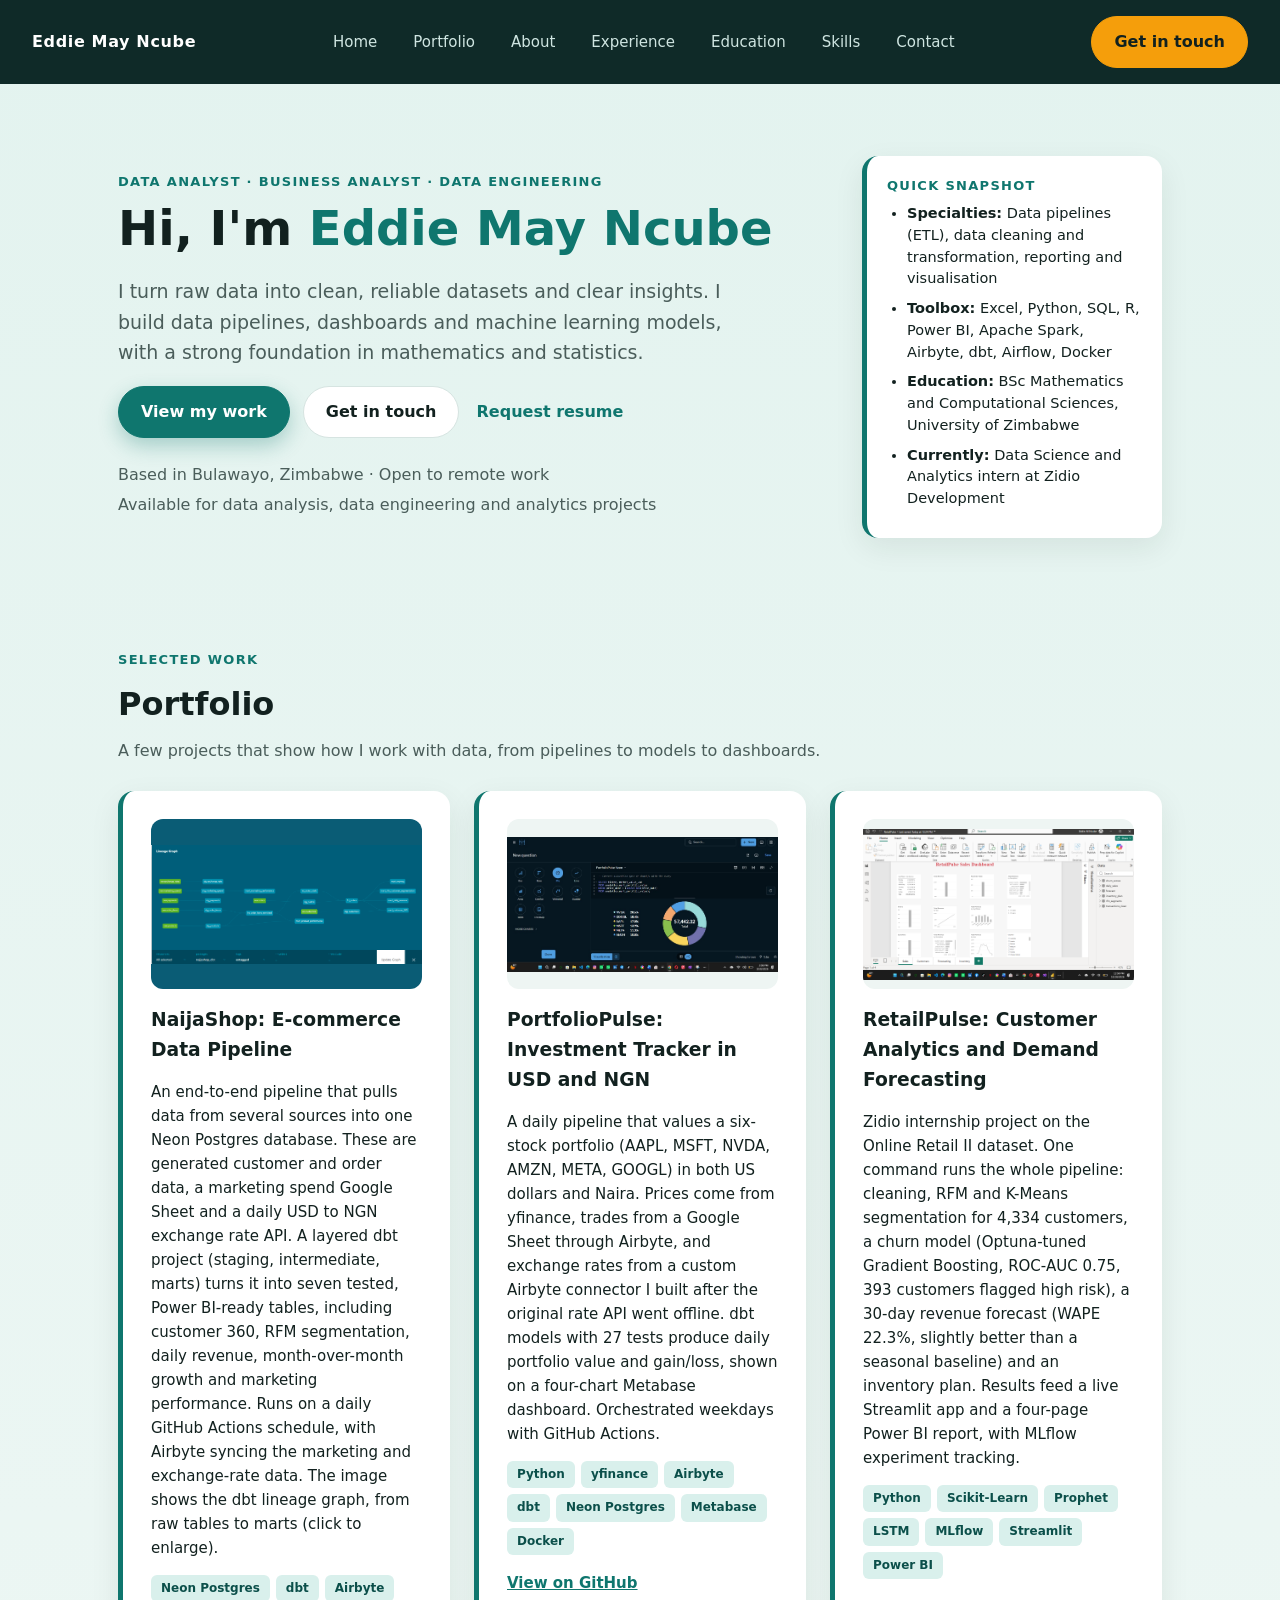
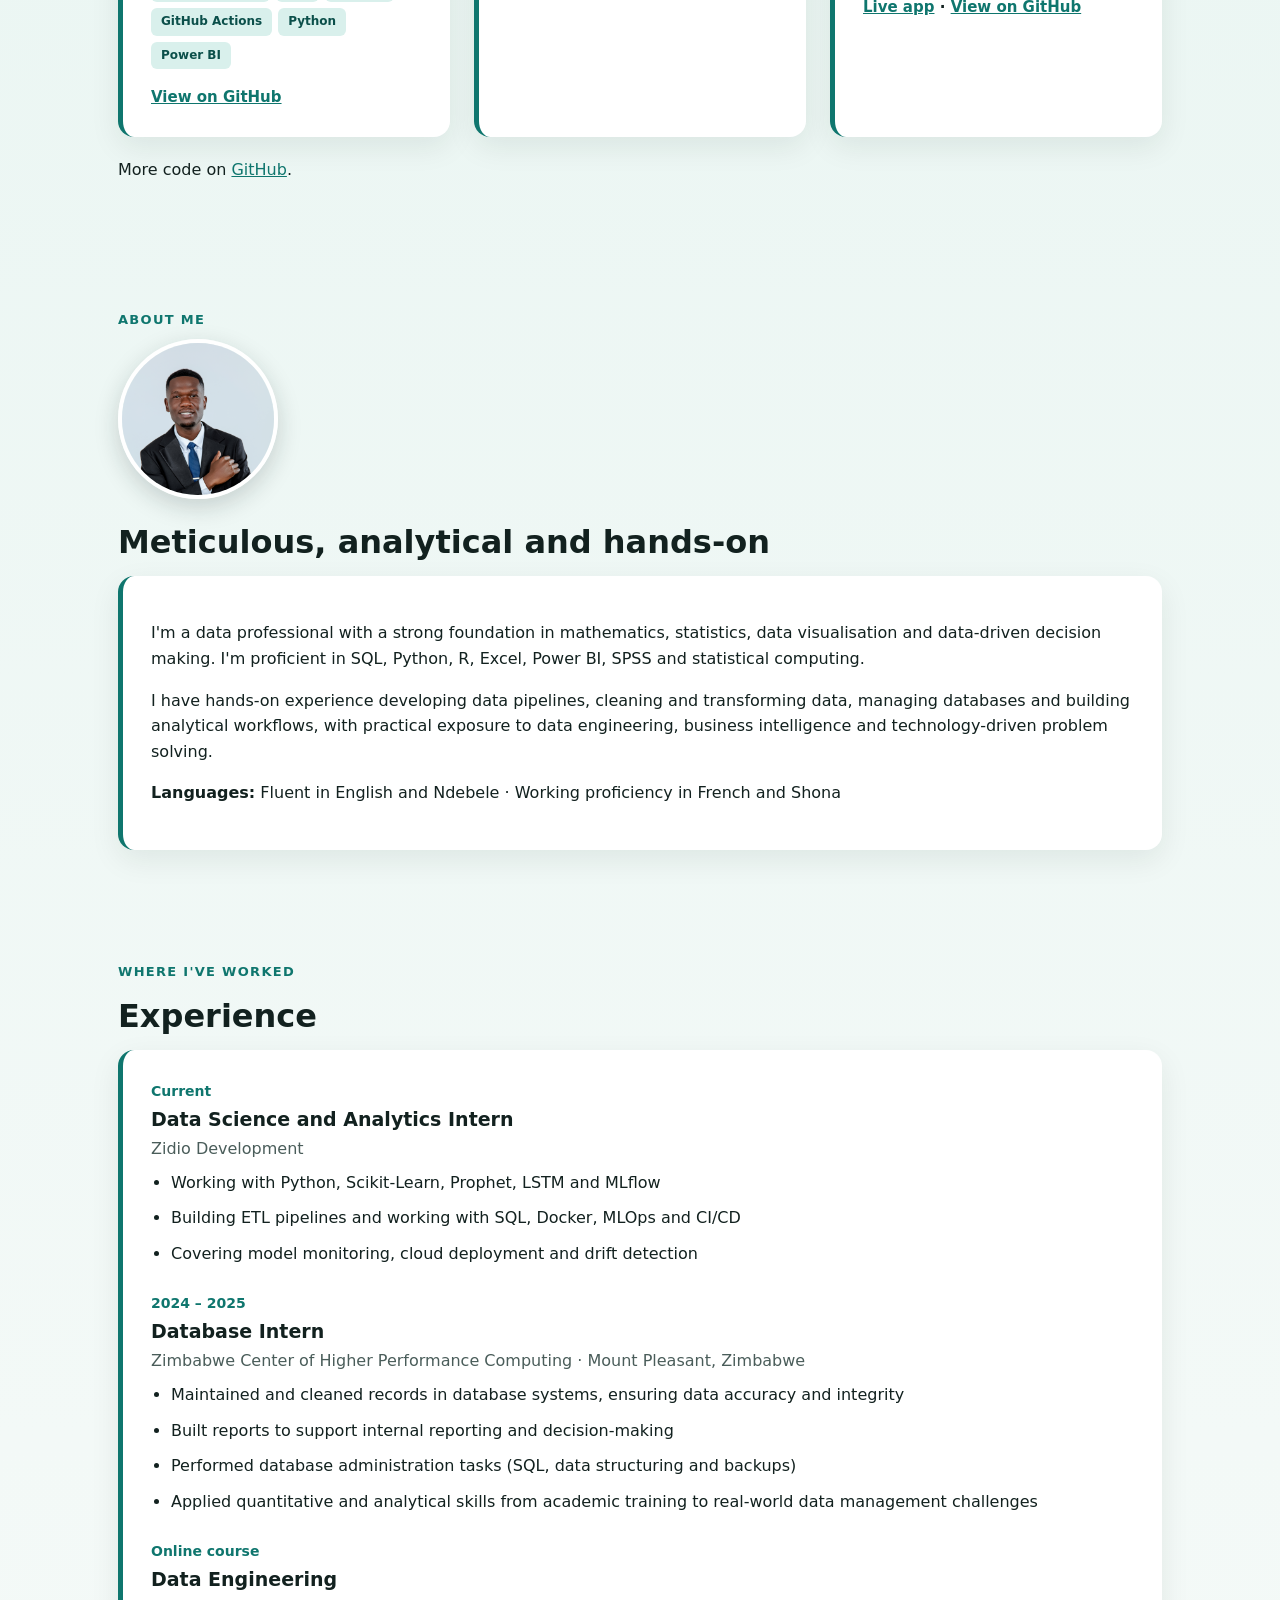
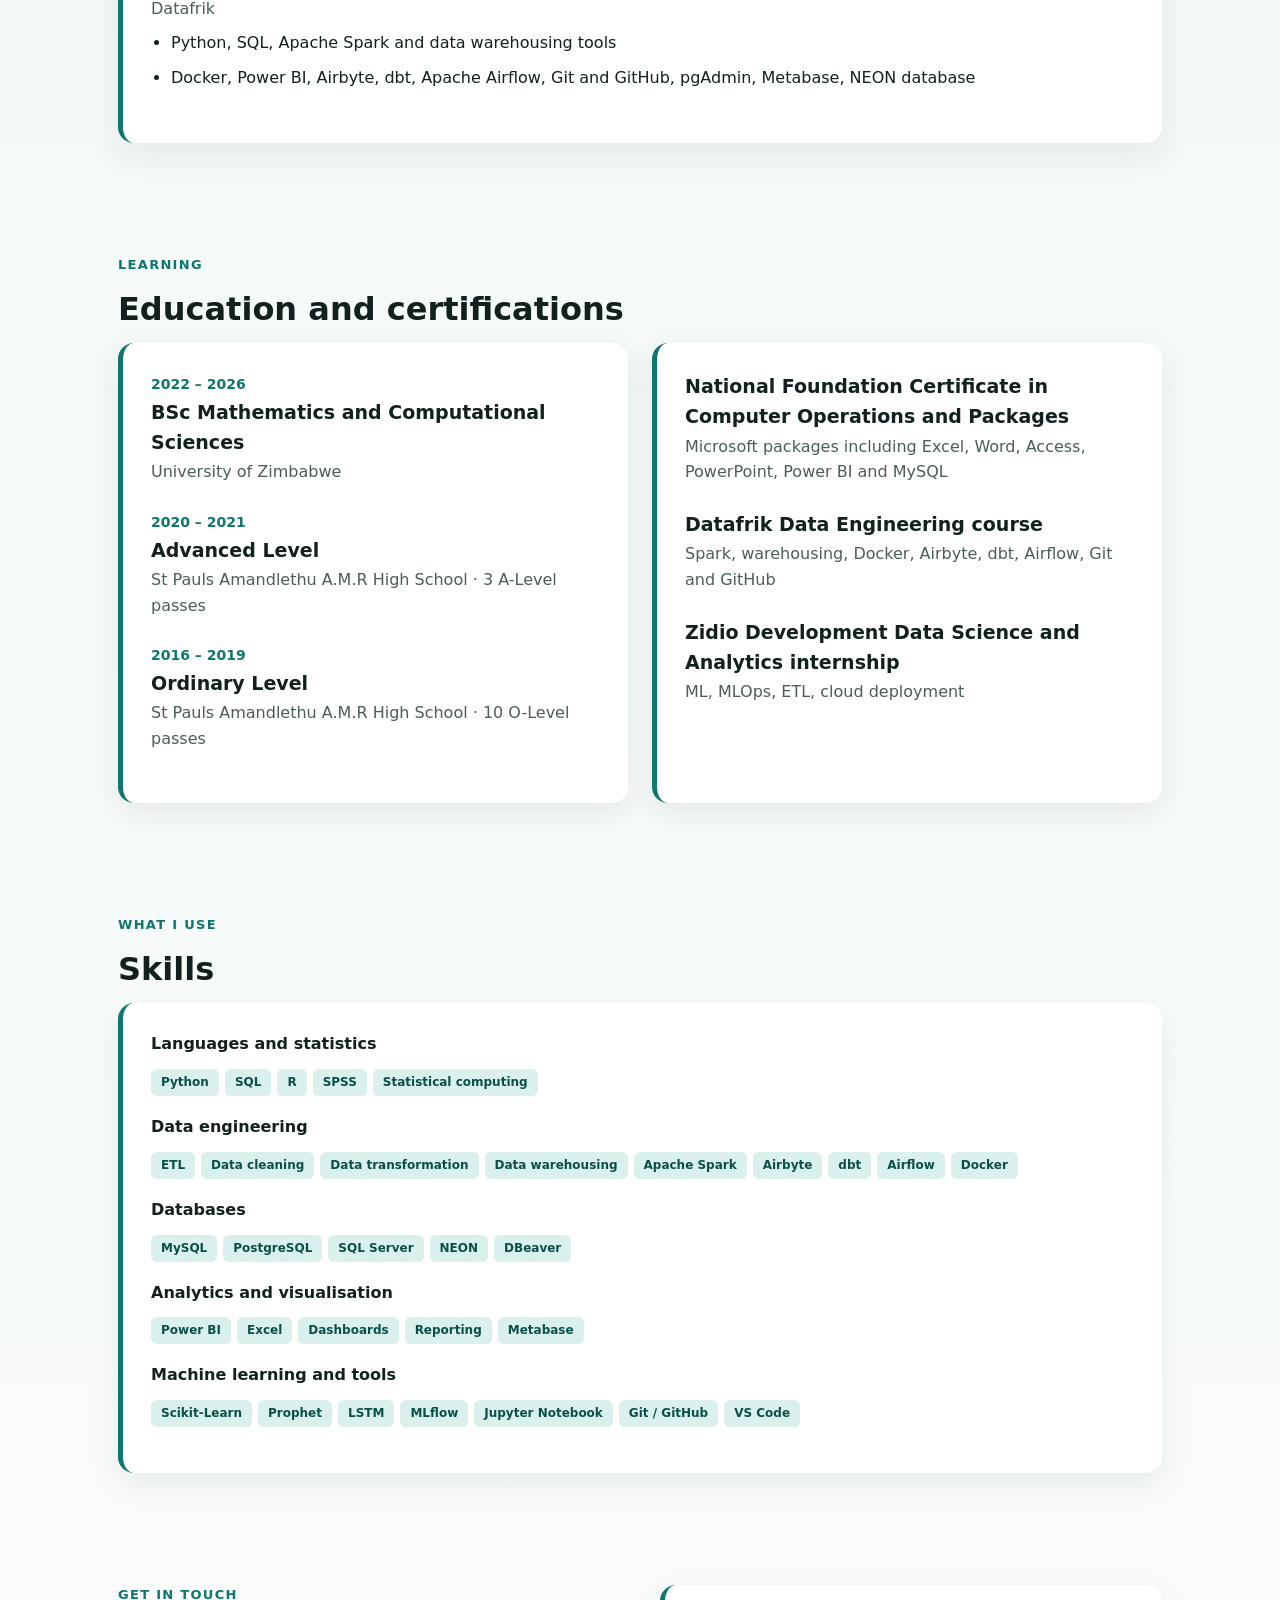
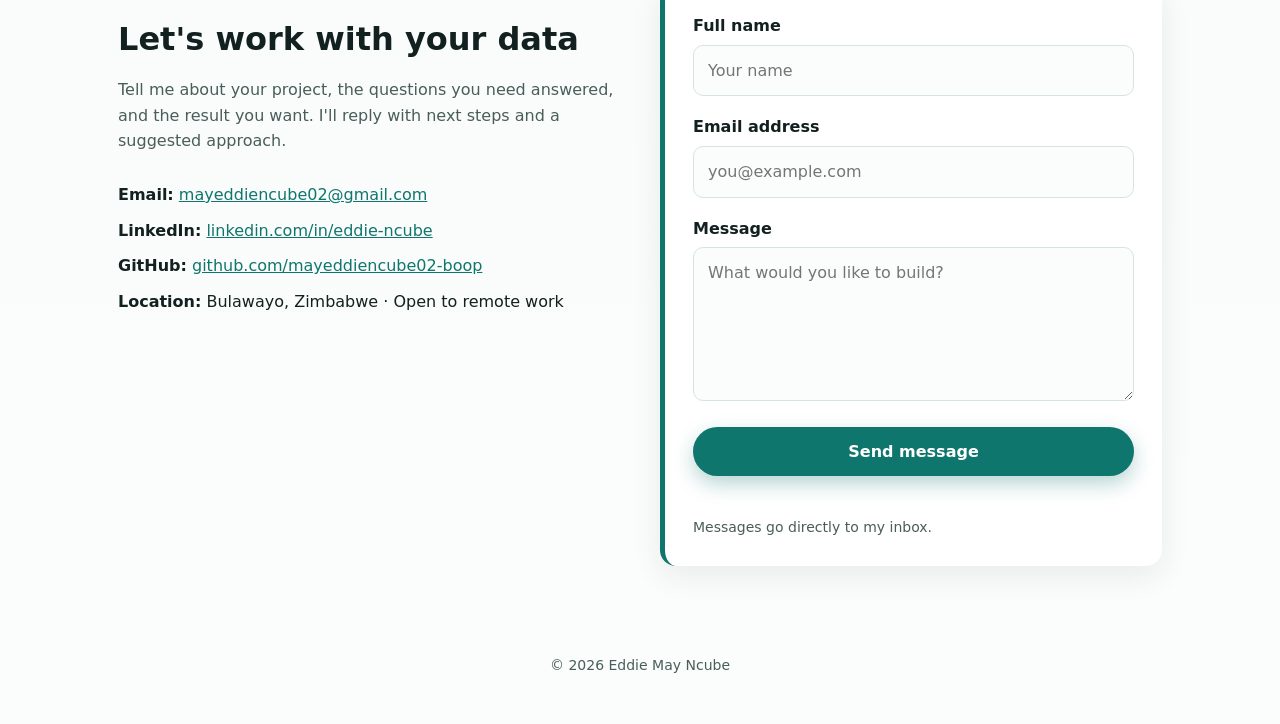
<file: index.html>
<!DOCTYPE html>
<html lang="en">
<head>
  <meta charset="UTF-8">
  <meta name="viewport" content="width=device-width, initial-scale=1">
  <title>Eddie May Ncube | Data &amp; Technology Professional</title>
  <meta name="description" content="Portfolio of Eddie May Ncube: data analyst, business analyst and aspiring data engineer building data pipelines, dashboards and ML models.">
  <link rel="stylesheet" href="styles.css">
</head>
<body>

  <header class="nav">
    <span class="brand">Eddie May Ncube</span>
    <nav>
      <a href="#home">Home</a>
      <a href="#portfolio">Portfolio</a>
      <a href="#about">About</a>
      <a href="#experience">Experience</a>
      <a href="#education">Education</a>
      <a href="#skills">Skills</a>
      <a href="#contact">Contact</a>
    </nav>
    <a class="btn" href="#contact">Get in touch</a>
  </header>

  <!-- HOME -->
  <section id="home" class="hero">
    <div>
      <p class="eyebrow">Data Analyst · Business Analyst · Data Engineering</p>
      <h1>Hi, I'm <span>Eddie May Ncube</span></h1>
      <p class="pitch">
        I turn raw data into clean, reliable datasets and clear insights. I build data pipelines,
        dashboards and machine learning models, with a strong foundation in mathematics and statistics.
      </p>
      <p>
        <a class="btn primary" href="#portfolio">View my work</a>
        <a class="btn" href="#contact">Get in touch</a>
        <a class="btn link" id="request-resume" href="#contact">Request resume</a>
      </p>
      <p class="meta">Based in Bulawayo, Zimbabwe · Open to remote work</p>
      <p class="meta">Available for data analysis, data engineering and analytics projects</p>
    </div>

    <aside class="card">
      <p class="eyebrow">Quick snapshot</p>
      <ul>
        <li><strong>Specialties:</strong> Data pipelines (ETL), data cleaning and transformation, reporting and visualisation</li>
        <li><strong>Toolbox:</strong> Excel, Python, SQL, R, Power BI, Apache Spark, Airbyte, dbt, Airflow, Docker</li>
        <li><strong>Education:</strong> BSc Mathematics and Computational Sciences, University of Zimbabwe</li>
        <li><strong>Currently:</strong> Data Science and Analytics intern at Zidio Development</li>
      </ul>
    </aside>
  </section>

  <!-- PORTFOLIO -->
  <section id="portfolio">
    <p class="eyebrow">Selected work</p>
    <h2>Portfolio</h2>
    <p class="lead">A few projects that show how I work with data, from pipelines to models to dashboards.</p>

    <div class="grid">

      <article class="card project">
        <div class="shot diagram"><a href="naijashop.png" target="_blank" rel="noopener" title="Click to view full size"><img src="naijashop.png" alt="NaijaShop dbt lineage graph: raw tables flowing through staging and intermediate models into seven marts"></a></div>
        <h3>NaijaShop: E-commerce Data Pipeline</h3>
        <p>An end-to-end pipeline that pulls data from several sources into one Neon Postgres database. These are generated customer and order data, a marketing spend Google Sheet and a daily USD to NGN exchange rate API. A layered dbt project (staging, intermediate, marts) turns it into seven tested, Power BI-ready tables, including customer 360, RFM segmentation, daily revenue, month-over-month growth and marketing performance. Runs on a daily GitHub Actions schedule, with Airbyte syncing the marketing and exchange-rate data. The image shows the dbt lineage graph, from raw tables to marts (click to enlarge).</p>
        <div class="tags"><span>Neon Postgres</span><span>dbt</span><span>Airbyte</span><span>GitHub Actions</span><span>Python</span><span>Power BI</span></div>
        <p class="project-links"><a href="https://github.com/mayeddiencube02-boop/Naijashop---de--cohort-" target="_blank" rel="noopener">View on GitHub</a></p>
      </article>

      <article class="card project">
        <div class="shot fit"><a href="portfoliopulse.jpeg" target="_blank" rel="noopener" title="Click to view full size"><img src="portfoliopulse.jpeg" alt="PortfolioPulse project screenshot"></a></div>
        <h3>PortfolioPulse: Investment Tracker in USD and NGN</h3>
        <p>A daily pipeline that values a six-stock portfolio (AAPL, MSFT, NVDA, AMZN, META, GOOGL) in both US dollars and Naira. Prices come from yfinance, trades from a Google Sheet through Airbyte, and exchange rates from a custom Airbyte connector I built after the original rate API went offline. dbt models with 27 tests produce daily portfolio value and gain/loss, shown on a four-chart Metabase dashboard. Orchestrated weekdays with GitHub Actions.</p>
        <div class="tags"><span>Python</span><span>yfinance</span><span>Airbyte</span><span>dbt</span><span>Neon Postgres</span><span>Metabase</span><span>Docker</span></div>
        <p class="project-links"><a href="https://github.com/mayeddiencube02-boop/Eddie_Ncube_portfoliopulse" target="_blank" rel="noopener">View on GitHub</a></p>
      </article>

      <article class="card project">
        <div class="shot fit"><a href="retailpulse.png" target="_blank" rel="noopener" title="Click to view full size"><img src="retailpulse.png" alt="RetailPulse dashboard screenshot"></a></div>
        <h3>RetailPulse: Customer Analytics and Demand Forecasting</h3>
        <p>Zidio internship project on the Online Retail II dataset. One command runs the whole pipeline: cleaning, RFM and K-Means segmentation for 4,334 customers, a churn model (Optuna-tuned Gradient Boosting, ROC-AUC 0.75, 393 customers flagged high risk), a 30-day revenue forecast (WAPE 22.3%, slightly better than a seasonal baseline) and an inventory plan. Results feed a live Streamlit app and a four-page Power BI report, with MLflow experiment tracking.</p>
        <div class="tags"><span>Python</span><span>Scikit-Learn</span><span>Prophet</span><span>LSTM</span><span>MLflow</span><span>Streamlit</span><span>Power BI</span></div>
        <p class="project-links"><a href="https://retailpulse-platform-ff4jabjhwxtymcw4tfr63n.streamlit.app/" target="_blank" rel="noopener">Live app</a> · <a href="https://github.com/mayeddiencube02-boop/RetailPulse-Platform" target="_blank" rel="noopener">View on GitHub</a></p>
      </article>

    </div>
    <p style="margin-top:20px">More code on <a href="https://github.com/mayeddiencube02-boop" target="_blank" rel="noopener">GitHub</a>.</p>
  </section>

  <!-- ABOUT -->
  <section id="about">
    <p class="eyebrow">About me</p>
    <img class="avatar" src="profilepicture.jpeg" alt="Portrait of Eddie May Ncube" width="160" height="160">
    <h2>Meticulous, analytical and hands-on</h2>
    <div class="card">
      <p>
        I'm a data professional with a strong foundation in mathematics, statistics, data visualisation and
        data-driven decision making. I'm proficient in SQL, Python, R, Excel, Power BI, SPSS and statistical computing.
      </p>
      <p>
        I have hands-on experience developing data pipelines, cleaning and transforming data, managing databases and
        building analytical workflows, with practical exposure to data engineering, business intelligence and
        technology-driven problem solving.
      </p>
      <p><strong>Languages:</strong> Fluent in English and Ndebele · Working proficiency in French and Shona</p>
    </div>
  </section>

  <!-- EXPERIENCE -->
  <section id="experience">
    <p class="eyebrow">Where I've worked</p>
    <h2>Experience</h2>

    <div class="card">
      <div class="item">
        <span class="when">Current</span>
        <h3>Data Science and Analytics Intern</h3>
        <p class="where">Zidio Development</p>
        <ul>
          <li>Working with Python, Scikit-Learn, Prophet, LSTM and MLflow</li>
          <li>Building ETL pipelines and working with SQL, Docker, MLOps and CI/CD</li>
          <li>Covering model monitoring, cloud deployment and drift detection</li>
        </ul>
      </div>

      <div class="item">
        <span class="when">2024 – 2025</span>
        <h3>Database Intern</h3>
        <p class="where">Zimbabwe Center of Higher Performance Computing · Mount Pleasant, Zimbabwe</p>
        <ul>
          <li>Maintained and cleaned records in database systems, ensuring data accuracy and integrity</li>
          <li>Built reports to support internal reporting and decision-making</li>
          <li>Performed database administration tasks (SQL, data structuring and backups)</li>
          <li>Applied quantitative and analytical skills from academic training to real-world data management challenges</li>
        </ul>
      </div>

      <div class="item">
        <span class="when">Online course</span>
        <h3>Data Engineering</h3>
        <p class="where">Datafrik</p>
        <ul>
          <li>Python, SQL, Apache Spark and data warehousing tools</li>
          <li>Docker, Power BI, Airbyte, dbt, Apache Airflow, Git and GitHub, pgAdmin, Metabase, NEON database</li>
        </ul>
      </div>
    </div>
  </section>

  <!-- EDUCATION -->
  <section id="education">
    <p class="eyebrow">Learning</p>
    <h2>Education and certifications</h2>

    <div class="grid">
      <div class="card">
        <div class="item">
          <span class="when">2022 – 2026</span>
          <h3>BSc Mathematics and Computational Sciences</h3>
          <p class="where">University of Zimbabwe</p>
        </div>
        <div class="item">
          <span class="when">2020 – 2021</span>
          <h3>Advanced Level</h3>
          <p class="where">St Pauls Amandlethu A.M.R High School · 3 A-Level passes</p>
        </div>
        <div class="item">
          <span class="when">2016 – 2019</span>
          <h3>Ordinary Level</h3>
          <p class="where">St Pauls Amandlethu A.M.R High School · 10 O-Level passes</p>
        </div>
      </div>

      <div class="card">
        <div class="item">
          <h3>National Foundation Certificate in Computer Operations and Packages</h3>
          <p class="where">Microsoft packages including Excel, Word, Access, PowerPoint, Power BI and MySQL</p>
        </div>
        <div class="item">
          <h3>Datafrik Data Engineering course</h3>
          <p class="where">Spark, warehousing, Docker, Airbyte, dbt, Airflow, Git and GitHub</p>
        </div>
        <div class="item">
          <h3>Zidio Development Data Science and Analytics internship</h3>
          <p class="where">ML, MLOps, ETL, cloud deployment</p>
        </div>
      </div>
    </div>
  </section>

  <!-- SKILLS -->
  <section id="skills">
    <p class="eyebrow">What I use</p>
    <h2>Skills</h2>

    <div class="card">
      <div class="skill-group">
        <h3>Languages and statistics</h3>
        <div class="tags"><span>Python</span><span>SQL</span><span>R</span><span>SPSS</span><span>Statistical computing</span></div>
      </div>
      <div class="skill-group">
        <h3>Data engineering</h3>
        <div class="tags"><span>ETL</span><span>Data cleaning</span><span>Data transformation</span><span>Data warehousing</span><span>Apache Spark</span><span>Airbyte</span><span>dbt</span><span>Airflow</span><span>Docker</span></div>
      </div>
      <div class="skill-group">
        <h3>Databases</h3>
        <div class="tags"><span>MySQL</span><span>PostgreSQL</span><span>SQL Server</span><span>NEON</span><span>DBeaver</span></div>
      </div>
      <div class="skill-group">
        <h3>Analytics and visualisation</h3>
        <div class="tags"><span>Power BI</span><span>Excel</span><span>Dashboards</span><span>Reporting</span><span>Metabase</span></div>
      </div>
      <div class="skill-group">
        <h3>Machine learning and tools</h3>
        <div class="tags"><span>Scikit-Learn</span><span>Prophet</span><span>LSTM</span><span>MLflow</span><span>Jupyter Notebook</span><span>Git / GitHub</span><span>VS Code</span></div>
      </div>
    </div>
  </section>

  <!-- CONTACT -->
  <section id="contact">
    <div class="contact-wrap">

      <div class="contact-info">
        <p class="eyebrow">Get in touch</p>
        <h2>Let's work with your data</h2>
        <p class="lead">Tell me about your project, the questions you need answered, and the result you want. I'll reply with next steps and a suggested approach.</p>
        <ul class="contact-list">
          <li><strong>Email:</strong> <a href="mailto:mayeddiencube02@gmail.com">mayeddiencube02@gmail.com</a></li>
          <li><strong>LinkedIn:</strong> <a href="https://www.linkedin.com/in/eddie-ncube-9a7a51247/" target="_blank" rel="noopener">linkedin.com/in/eddie-ncube</a></li>
          <li><strong>GitHub:</strong> <a href="https://github.com/mayeddiencube02-boop" target="_blank" rel="noopener">github.com/mayeddiencube02-boop</a></li>
          <li><strong>Location:</strong> Bulawayo, Zimbabwe · Open to remote work</li>
        </ul>
      </div>

      <form class="card contact-form" id="contact-form" action="https://api.web3forms.com/submit" method="POST">
        <!-- Replace YOUR_ACCESS_KEY_HERE with the key Web3Forms emails you -->
        <input type="hidden" name="access_key" value="d8d6c878-5ff8-42ce-8b8e-1036d964af76">
        <input type="hidden" id="form-subject" name="subject" value="New message from your portfolio website">
        <input type="hidden" name="from_name" value="Portfolio Contact Form">
        <!-- Spam trap: real visitors never see or fill this in -->
        <input type="checkbox" name="botcheck" class="hp" tabindex="-1" autocomplete="off">

        <label for="name">Full name</label>
        <input type="text" id="name" name="name" placeholder="Your name" required>

        <label for="email">Email address</label>
        <input type="email" id="email" name="email" placeholder="you@example.com" required>

        <label for="message">Message</label>
        <textarea id="message" name="message" rows="5" placeholder="What would you like to build?" required></textarea>

        <button type="submit" class="btn primary send">Send message</button>
        <p class="form-status" id="form-status" role="status"></p>
        <p class="form-note">Messages go directly to my inbox.</p>
      </form>

    </div>
  </section>

  <footer>© 2026 Eddie May Ncube</footer>

  <script>
    // "Request resume" jumps to the form with a ready-made message
    document.getElementById('request-resume').addEventListener('click', function () {
      var msg = document.getElementById('message');
      if (!msg.value.trim()) {
        msg.value = 'Hi Eddie, I would like to request your resume. Please send it to the email address I have entered above.';
      }
      document.getElementById('form-subject').value = 'Resume request from your portfolio website';
      setTimeout(function () {
        document.getElementById('name').focus({ preventScroll: true });
      }, 700);
    });

    // Sends the contact form without leaving the page
    var form = document.getElementById('contact-form');
    var statusEl = document.getElementById('form-status');
    form.addEventListener('submit', function (e) {
      e.preventDefault();
      var btn = form.querySelector('button[type="submit"]');
      btn.disabled = true;
      btn.textContent = 'Sending...';
      statusEl.textContent = '';
      statusEl.className = 'form-status';
      fetch(form.action, {
        method: 'POST',
        headers: { 'Accept': 'application/json' },
        body: new FormData(form)
      })
        .then(function (res) { return res.json().then(function (d) { return { ok: res.ok, data: d }; }); })
        .then(function (r) {
          if (r.ok && r.data.success) {
            statusEl.textContent = 'Thank you! Your message has been sent. I will reply soon.';
            statusEl.className = 'form-status ok';
            form.reset();
          } else {
            throw new Error('failed');
          }
        })
        .catch(function () {
          statusEl.textContent = 'Sorry, that did not send. Please email me directly at mayeddiencube02@gmail.com.';
          statusEl.className = 'form-status err';
        })
        .then(function () {
          btn.disabled = false;
          btn.textContent = 'Send message';
          document.getElementById('form-subject').value = 'New message from your portfolio website';
        });
    });
  </script>

</body>
</html>
</file>
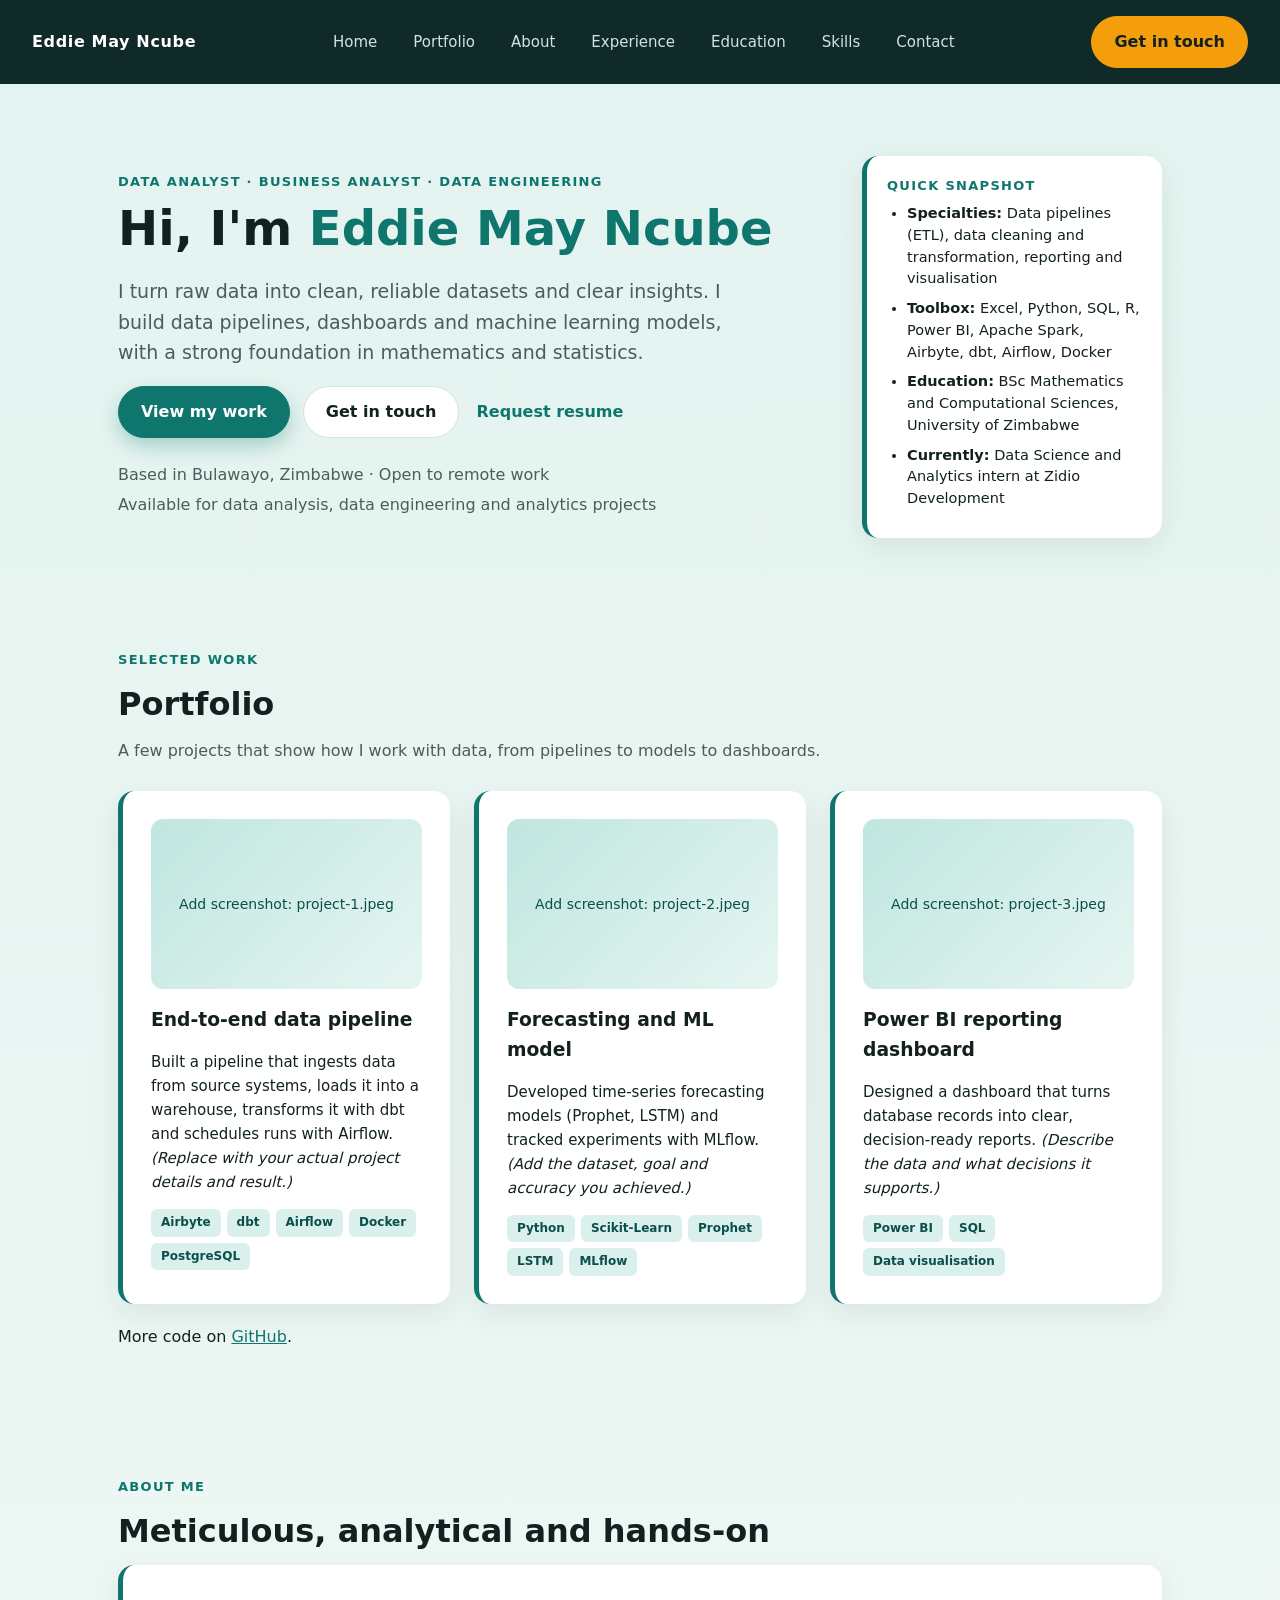
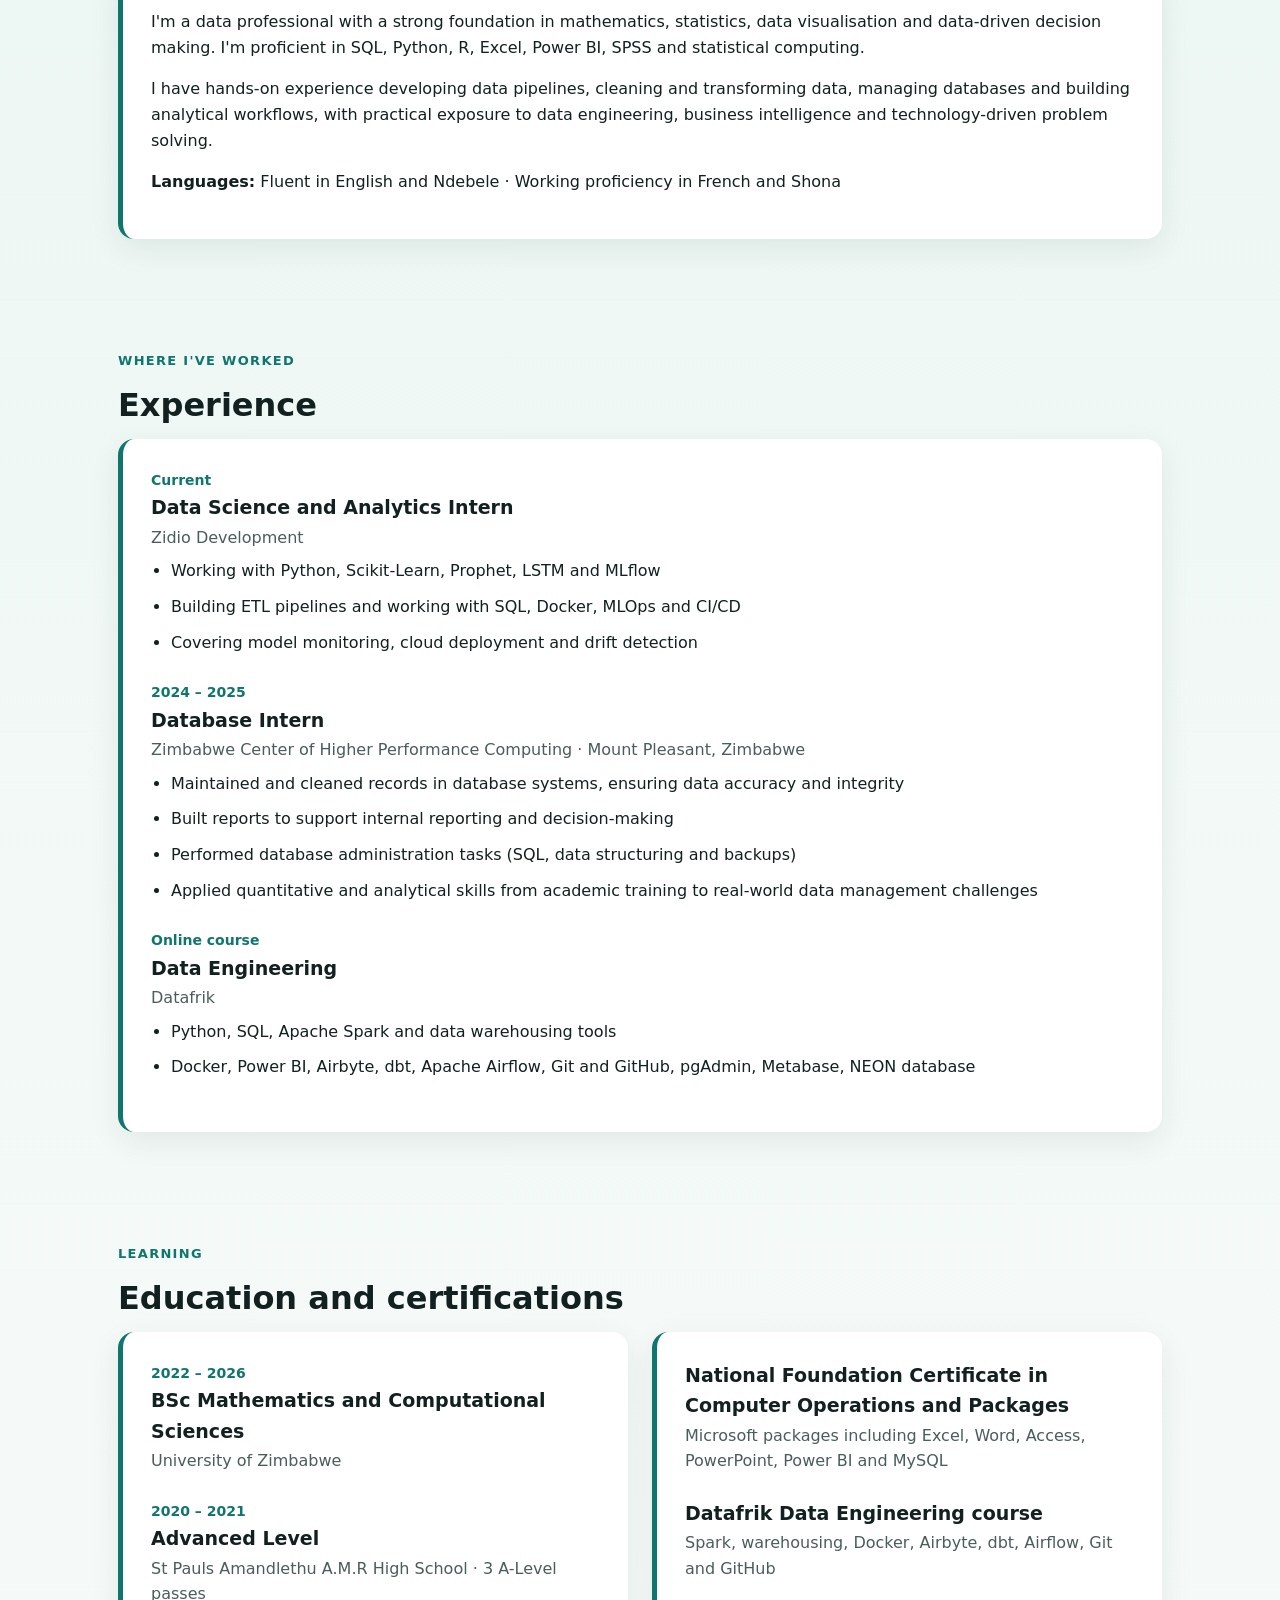
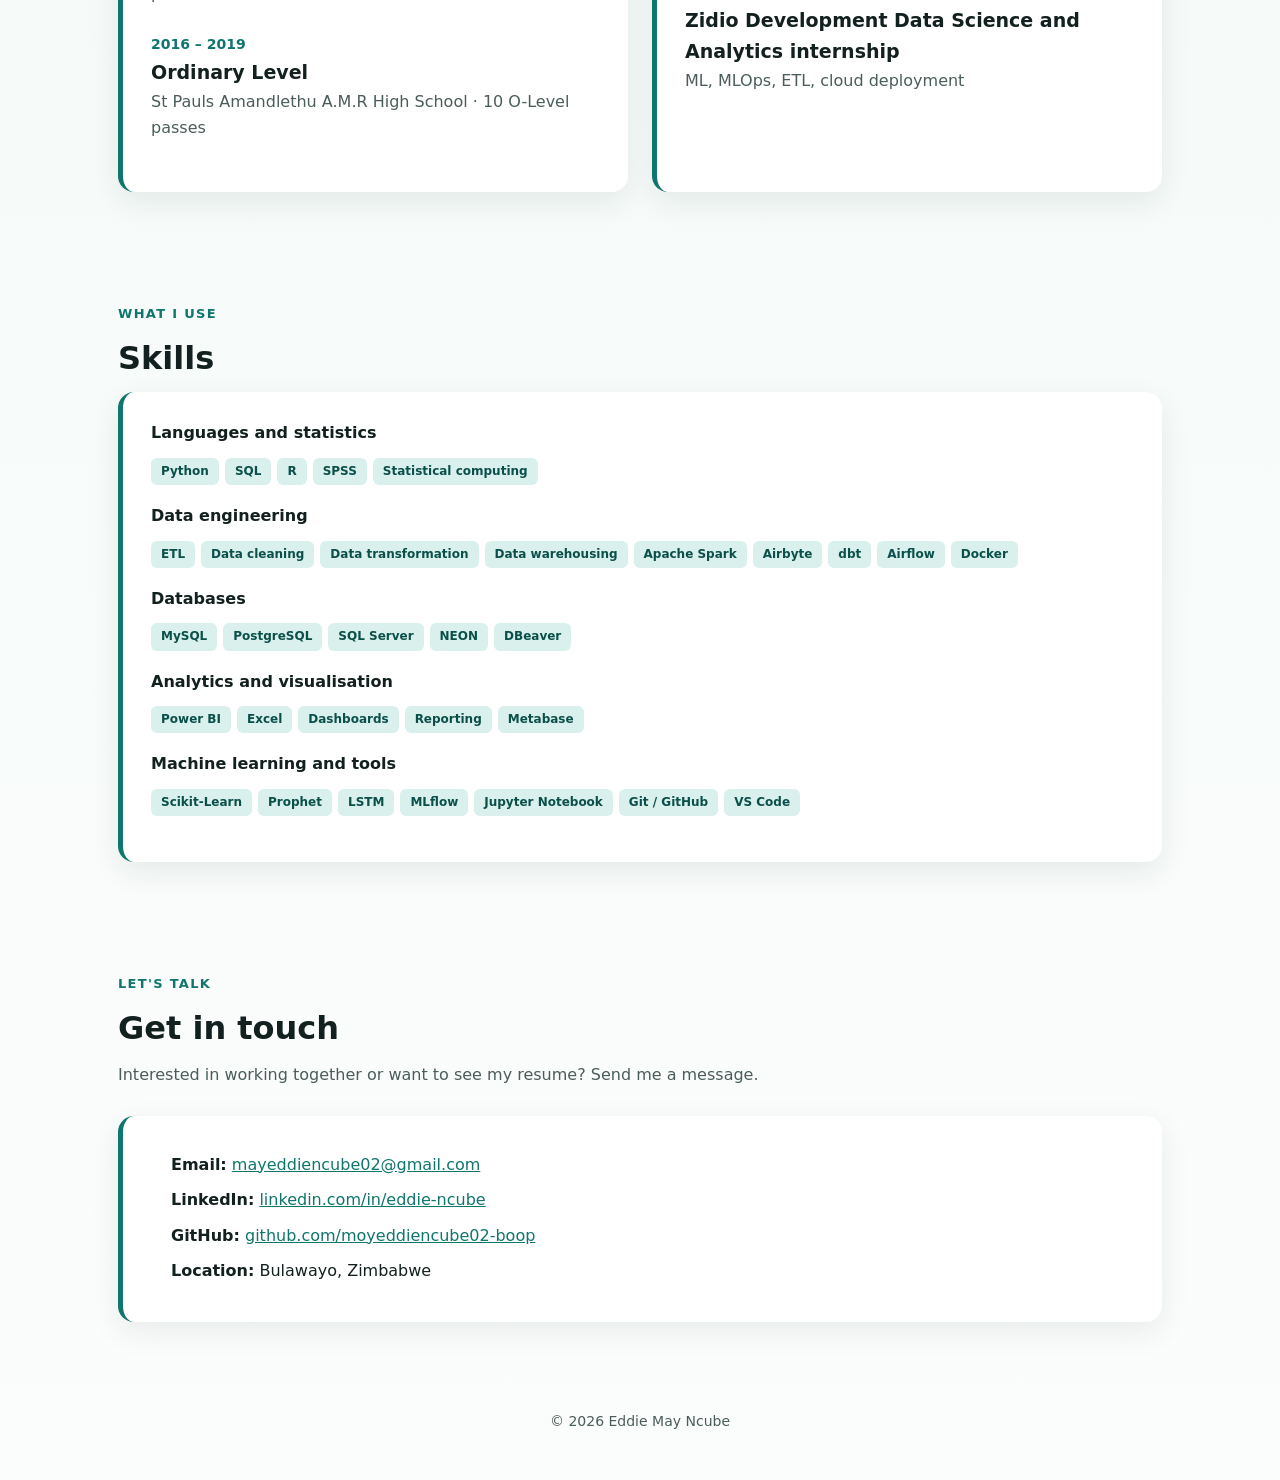
<file: index .html>
<!DOCTYPE html>
<html lang="en">
<head>
  <meta charset="UTF-8">
  <meta name="viewport" content="width=device-width, initial-scale=1">
  <title>Eddie May Ncube | Data &amp; Technology Professional</title>
  <meta name="description" content="Portfolio of Eddie May Ncube: data analyst, business analyst and aspiring data engineer building data pipelines, dashboards and ML models.">
  <link rel="stylesheet" href="styles.css">
</head>
<body>

  <header class="nav">
    <span class="brand">Eddie May Ncube</span>
    <nav>
      <a href="#home">Home</a>
      <a href="#portfolio">Portfolio</a>
      <a href="#about">About</a>
      <a href="#experience">Experience</a>
      <a href="#education">Education</a>
      <a href="#skills">Skills</a>
      <a href="#contact">Contact</a>
    </nav>
    <a class="btn" href="#contact">Get in touch</a>
  </header>

  <!-- HOME -->
  <section id="home" class="hero">
    <div>
      <p class="eyebrow">Data Analyst · Business Analyst · Data Engineering</p>
      <h1>Hi, I'm <span>Eddie May Ncube</span></h1>
      <p class="pitch">
        I turn raw data into clean, reliable datasets and clear insights. I build data pipelines,
        dashboards and machine learning models, with a strong foundation in mathematics and statistics.
      </p>
      <p>
        <a class="btn primary" href="#portfolio">View my work</a>
        <a class="btn" href="#contact">Get in touch</a>
        <a class="btn link" href="mailto:mayeddiencube02@gmail.com?subject=Resume%20request">Request resume</a>
      </p>
      <p class="meta">Based in Bulawayo, Zimbabwe · Open to remote work</p>
      <p class="meta">Available for data analysis, data engineering and analytics projects</p>
    </div>

    <aside class="card">
      <p class="eyebrow">Quick snapshot</p>
      <ul>
        <li><strong>Specialties:</strong> Data pipelines (ETL), data cleaning and transformation, reporting and visualisation</li>
        <li><strong>Toolbox:</strong> Excel, Python, SQL, R, Power BI, Apache Spark, Airbyte, dbt, Airflow, Docker</li>
        <li><strong>Education:</strong> BSc Mathematics and Computational Sciences, University of Zimbabwe</li>
        <li><strong>Currently:</strong> Data Science and Analytics intern at Zidio Development</li>
      </ul>
    </aside>
  </section>

  <!-- PORTFOLIO -->
  <section id="portfolio">
    <p class="eyebrow">Selected work</p>
    <h2>Portfolio</h2>
    <p class="lead">A few projects that show how I work with data, from pipelines to models to dashboards.</p>

    <div class="grid">

      <article class="card project">
        <div class="shot"><!-- Replace with: <img src="project-1.jpeg" alt="Pipeline diagram"> -->Add screenshot: project-1.jpeg</div>
        <h3>End-to-end data pipeline</h3>
        <p>Built a pipeline that ingests data from source systems, loads it into a warehouse, transforms it with dbt and schedules runs with Airflow. <em>(Replace with your actual project details and result.)</em></p>
        <div class="tags"><span>Airbyte</span><span>dbt</span><span>Airflow</span><span>Docker</span><span>PostgreSQL</span></div>
      </article>

      <article class="card project">
        <div class="shot">Add screenshot: project-2.jpeg</div>
        <h3>Forecasting and ML model</h3>
        <p>Developed time-series forecasting models (Prophet, LSTM) and tracked experiments with MLflow. <em>(Add the dataset, goal and accuracy you achieved.)</em></p>
        <div class="tags"><span>Python</span><span>Scikit-Learn</span><span>Prophet</span><span>LSTM</span><span>MLflow</span></div>
      </article>

      <article class="card project">
        <div class="shot">Add screenshot: project-3.jpeg</div>
        <h3>Power BI reporting dashboard</h3>
        <p>Designed a dashboard that turns database records into clear, decision-ready reports. <em>(Describe the data and what decisions it supports.)</em></p>
        <div class="tags"><span>Power BI</span><span>SQL</span><span>Data visualisation</span></div>
      </article>

    </div>
    <p style="margin-top:20px">More code on <a href="https://github.com/moyeddiencube02-boop" target="_blank" rel="noopener">GitHub</a>.</p>
  </section>

  <!-- ABOUT -->
  <section id="about">
    <p class="eyebrow">About me</p>
    <h2>Meticulous, analytical and hands-on</h2>
    <div class="card">
      <p>
        I'm a data professional with a strong foundation in mathematics, statistics, data visualisation and
        data-driven decision making. I'm proficient in SQL, Python, R, Excel, Power BI, SPSS and statistical computing.
      </p>
      <p>
        I have hands-on experience developing data pipelines, cleaning and transforming data, managing databases and
        building analytical workflows, with practical exposure to data engineering, business intelligence and
        technology-driven problem solving.
      </p>
      <p><strong>Languages:</strong> Fluent in English and Ndebele · Working proficiency in French and Shona</p>
    </div>
  </section>

  <!-- EXPERIENCE -->
  <section id="experience">
    <p class="eyebrow">Where I've worked</p>
    <h2>Experience</h2>

    <div class="card">
      <div class="item">
        <span class="when">Current</span>
        <h3>Data Science and Analytics Intern</h3>
        <p class="where">Zidio Development</p>
        <ul>
          <li>Working with Python, Scikit-Learn, Prophet, LSTM and MLflow</li>
          <li>Building ETL pipelines and working with SQL, Docker, MLOps and CI/CD</li>
          <li>Covering model monitoring, cloud deployment and drift detection</li>
        </ul>
      </div>

      <div class="item">
        <span class="when">2024 – 2025</span>
        <h3>Database Intern</h3>
        <p class="where">Zimbabwe Center of Higher Performance Computing · Mount Pleasant, Zimbabwe</p>
        <ul>
          <li>Maintained and cleaned records in database systems, ensuring data accuracy and integrity</li>
          <li>Built reports to support internal reporting and decision-making</li>
          <li>Performed database administration tasks (SQL, data structuring and backups)</li>
          <li>Applied quantitative and analytical skills from academic training to real-world data management challenges</li>
        </ul>
      </div>

      <div class="item">
        <span class="when">Online course</span>
        <h3>Data Engineering</h3>
        <p class="where">Datafrik</p>
        <ul>
          <li>Python, SQL, Apache Spark and data warehousing tools</li>
          <li>Docker, Power BI, Airbyte, dbt, Apache Airflow, Git and GitHub, pgAdmin, Metabase, NEON database</li>
        </ul>
      </div>
    </div>
  </section>

  <!-- EDUCATION -->
  <section id="education">
    <p class="eyebrow">Learning</p>
    <h2>Education and certifications</h2>

    <div class="grid">
      <div class="card">
        <div class="item">
          <span class="when">2022 – 2026</span>
          <h3>BSc Mathematics and Computational Sciences</h3>
          <p class="where">University of Zimbabwe</p>
        </div>
        <div class="item">
          <span class="when">2020 – 2021</span>
          <h3>Advanced Level</h3>
          <p class="where">St Pauls Amandlethu A.M.R High School · 3 A-Level passes</p>
        </div>
        <div class="item">
          <span class="when">2016 – 2019</span>
          <h3>Ordinary Level</h3>
          <p class="where">St Pauls Amandlethu A.M.R High School · 10 O-Level passes</p>
        </div>
      </div>

      <div class="card">
        <div class="item">
          <h3>National Foundation Certificate in Computer Operations and Packages</h3>
          <p class="where">Microsoft packages including Excel, Word, Access, PowerPoint, Power BI and MySQL</p>
        </div>
        <div class="item">
          <h3>Datafrik Data Engineering course</h3>
          <p class="where">Spark, warehousing, Docker, Airbyte, dbt, Airflow, Git and GitHub</p>
        </div>
        <div class="item">
          <h3>Zidio Development Data Science and Analytics internship</h3>
          <p class="where">ML, MLOps, ETL, cloud deployment</p>
        </div>
      </div>
    </div>
  </section>

  <!-- SKILLS -->
  <section id="skills">
    <p class="eyebrow">What I use</p>
    <h2>Skills</h2>

    <div class="card">
      <div class="skill-group">
        <h3>Languages and statistics</h3>
        <div class="tags"><span>Python</span><span>SQL</span><span>R</span><span>SPSS</span><span>Statistical computing</span></div>
      </div>
      <div class="skill-group">
        <h3>Data engineering</h3>
        <div class="tags"><span>ETL</span><span>Data cleaning</span><span>Data transformation</span><span>Data warehousing</span><span>Apache Spark</span><span>Airbyte</span><span>dbt</span><span>Airflow</span><span>Docker</span></div>
      </div>
      <div class="skill-group">
        <h3>Databases</h3>
        <div class="tags"><span>MySQL</span><span>PostgreSQL</span><span>SQL Server</span><span>NEON</span><span>DBeaver</span></div>
      </div>
      <div class="skill-group">
        <h3>Analytics and visualisation</h3>
        <div class="tags"><span>Power BI</span><span>Excel</span><span>Dashboards</span><span>Reporting</span><span>Metabase</span></div>
      </div>
      <div class="skill-group">
        <h3>Machine learning and tools</h3>
        <div class="tags"><span>Scikit-Learn</span><span>Prophet</span><span>LSTM</span><span>MLflow</span><span>Jupyter Notebook</span><span>Git / GitHub</span><span>VS Code</span></div>
      </div>
    </div>
  </section>

  <!-- CONTACT -->
  <section id="contact">
    <p class="eyebrow">Let's talk</p>
    <h2>Get in touch</h2>
    <p class="lead">Interested in working together or want to see my resume? Send me a message.</p>
    <div class="card">
      <ul class="contact-list">
        <li><strong>Email:</strong> <a href="mailto:mayeddiencube02@gmail.com">mayeddiencube02@gmail.com</a></li>
        <li><strong>LinkedIn:</strong> <a href="https://www.linkedin.com/in/eddie-ncube-9a7a51247/" target="_blank" rel="noopener">linkedin.com/in/eddie-ncube</a></li>
        <li><strong>GitHub:</strong> <a href="https://github.com/moyeddiencube02-boop" target="_blank" rel="noopener">github.com/moyeddiencube02-boop</a></li>
        <li><strong>Location:</strong> Bulawayo, Zimbabwe</li>
      </ul>
    </div>
  </section>

  <footer>© 2026 Eddie May Ncube</footer>

</body>
</html>
</file>
<file: styles.css>
:root {
  --accent: #0f766e;        /* deep teal */
  --accent-dark: #0b4f4a;
  --accent-soft: #d9f0ec;
  --warm: #f59e0b;          /* amber highlight */
  --ink: #12211f;
  --muted: #4a5d5a;
  --line: #d6e4e1;
  --card: #ffffff;
  --nav-bg: #0f2a28;
}

* { box-sizing: border-box; }
html { scroll-behavior: smooth; scroll-padding-top: 90px; }

body {
  margin: 0;
  font-family: system-ui, -apple-system, "Segoe UI", Roboto, sans-serif;
  color: var(--ink);
  line-height: 1.6;
  background: linear-gradient(180deg, #e3f3ef 0%, #f3f9f7 55%, #fbfdfc 100%);
}

a { color: var(--accent); }

/* ---------- Navigation ---------- */
.nav {
  position: sticky; top: 0; z-index: 10;
  display: flex; justify-content: space-between; align-items: center;
  gap: 16px; padding: 16px 32px;
  background: var(--nav-bg);
}
.brand { font-weight: 700; letter-spacing: .04em; white-space: nowrap; color: #fff; }
.nav nav { display: flex; flex-wrap: wrap; gap: 6px; justify-content: center; }
.nav nav a {
  padding: 8px 14px; border-radius: 999px;
  text-decoration: none; color: #cfe5e1; font-size: 15px;
  border: 1px solid transparent;
}
.nav nav a:hover { color: #fff; border-color: var(--warm); }
.nav .btn { background: var(--warm); color: #12211f; border-color: var(--warm); margin: 0; }

/* ---------- Buttons ---------- */
.btn {
  display: inline-block; padding: 12px 22px; border-radius: 999px;
  background: #fff; color: var(--ink); text-decoration: none;
  border: 1px solid var(--line); font-weight: 600; margin: 0 8px 8px 0;
}
.btn.primary { background: var(--accent); color: #fff; border-color: var(--accent);
  box-shadow: 0 8px 20px rgba(15, 118, 110, .3); }
.btn.link { background: none; border: none; color: var(--accent); padding-left: 4px; }

/* ---------- Layout ---------- */
section { max-width: 1100px; margin: 0 auto; padding: 56px 28px; }
section h2 { font-size: 32px; margin: 0 0 8px; }
.eyebrow { color: var(--accent); font-size: 13px; letter-spacing: .1em;
  text-transform: uppercase; margin: 0 0 8px; font-weight: 600; }
.lead { color: var(--muted); max-width: 720px; margin: 0 0 28px; }

.hero {
  display: grid; grid-template-columns: 1fr 300px; gap: 32px;
  align-items: center; padding-top: 72px;
}
.hero h1 {
  font-size: clamp(30px, 4.2vw, 48px); line-height: 1.15;
  margin: 8px 0 20px; white-space: nowrap;
}
.hero h1 span { color: var(--accent); }
.hero p.pitch { font-size: 19px; color: var(--muted); max-width: 640px; }
.meta { color: var(--muted); margin: 4px 0; }

.card {
  background: var(--card); border-radius: 16px; padding: 28px;
  border-left: 5px solid var(--accent);
  box-shadow: 0 10px 30px rgba(18, 33, 31, .08);
}
.card ul { padding-left: 20px; margin: 8px 0 0; }
.card li { margin-bottom: 10px; }

/* Smaller snapshot card in the hero */
.hero .card { padding: 20px; font-size: 14.5px; line-height: 1.5; }
.hero .card li { margin-bottom: 8px; }

.grid { display: grid; grid-template-columns: repeat(auto-fit, minmax(300px, 1fr)); gap: 24px; }

/* ---------- Projects ---------- */
.project .shot {
  height: 170px; border-radius: 12px; margin-bottom: 16px;
  background: linear-gradient(135deg, #bfe6df, #e6f5f2);
  display: flex; align-items: center; justify-content: center;
  color: var(--accent-dark); font-size: 14px; overflow: hidden;
}
.project .shot img { width: 100%; height: 100%; object-fit: cover; }
.project .shot a { display: block; width: 100%; height: 100%; }
.project .shot.diagram { background: #0a5c75; }
.project .shot.diagram img { object-fit: contain; }
.project .shot.fit { background: #eef5f3; }
.project .shot.fit img { object-fit: contain; }
.project h3 { margin: 0 0 8px; }
.project p { font-size: 15px; }
.project-links { margin: 16px 0 0; font-weight: 600; }
.tags { display: flex; flex-wrap: wrap; gap: 6px; margin-top: 12px; }
.tags span {
  font-size: 12px; padding: 4px 10px; border-radius: 6px;
  background: var(--accent-soft); color: var(--accent-dark); font-weight: 600;
}

/* ---------- Profile picture ---------- */
.avatar {
  display: block; width: 160px; height: 160px;
  border-radius: 50%; object-fit: cover; object-position: center top;
  border: 4px solid #fff; box-shadow: 0 8px 24px rgba(18, 33, 31, .18);
  margin: 4px 0 18px;
}

/* ---------- Timeline ---------- */
.item { margin-bottom: 24px; }
.item h3 { margin: 0; font-size: 19px; }
.item .when { color: var(--accent); font-size: 14px; font-weight: 600; }
.item .where { color: var(--muted); margin: 2px 0 8px; }
.item ul { margin: 0; padding-left: 20px; }

/* ---------- Skills ---------- */
.skill-group { margin-bottom: 18px; }
.skill-group h3 { font-size: 16px; margin: 0 0 8px; }

/* ---------- Contact ---------- */
.contact-list { list-style: none; padding: 0; margin: 0; }
.contact-list li { margin-bottom: 10px; }

.contact-wrap { display: grid; grid-template-columns: 1fr 1fr; gap: 40px; align-items: start; }
.contact-info h2 { margin-bottom: 12px; }

.contact-form label { display: block; font-weight: 600; margin: 0 0 6px; }
.contact-form input[type="text"],
.contact-form input[type="email"],
.contact-form textarea {
  width: 100%; padding: 12px 14px; margin-bottom: 18px;
  border: 1px solid var(--line); border-radius: 10px;
  font: inherit; color: var(--ink); background: #fbfdfc;
}
.contact-form textarea { resize: vertical; min-height: 120px; }
.contact-form input:focus,
.contact-form textarea:focus {
  outline: 2px solid var(--accent); outline-offset: 1px; border-color: var(--accent);
}
.contact-form .send { width: 100%; border: none; cursor: pointer; font: inherit; font-weight: 600; margin: 0; }
.contact-form .send:disabled { opacity: .6; cursor: wait; }
.form-status { margin: 12px 0 0; font-weight: 600; min-height: 1.2em; }
.form-status.ok { color: var(--accent); }
.form-status.err { color: #b42318; }
.form-note { margin: 8px 0 0; font-size: 14px; color: var(--muted); }
.hp { position: absolute; left: -9999px; opacity: 0; height: 0; width: 0; }

footer { text-align: center; color: var(--muted); padding: 32px 20px 48px; font-size: 14px; }

/* ---------- Mobile ---------- */
@media (max-width: 860px) {
  .nav { flex-direction: column; padding: 14px 16px; }
  .hero { grid-template-columns: 1fr; padding-top: 40px; }
  .hero h1 { white-space: normal; font-size: 34px; }
  section { padding: 40px 18px; }
  .contact-wrap { grid-template-columns: 1fr; gap: 24px; }
}
</file>
